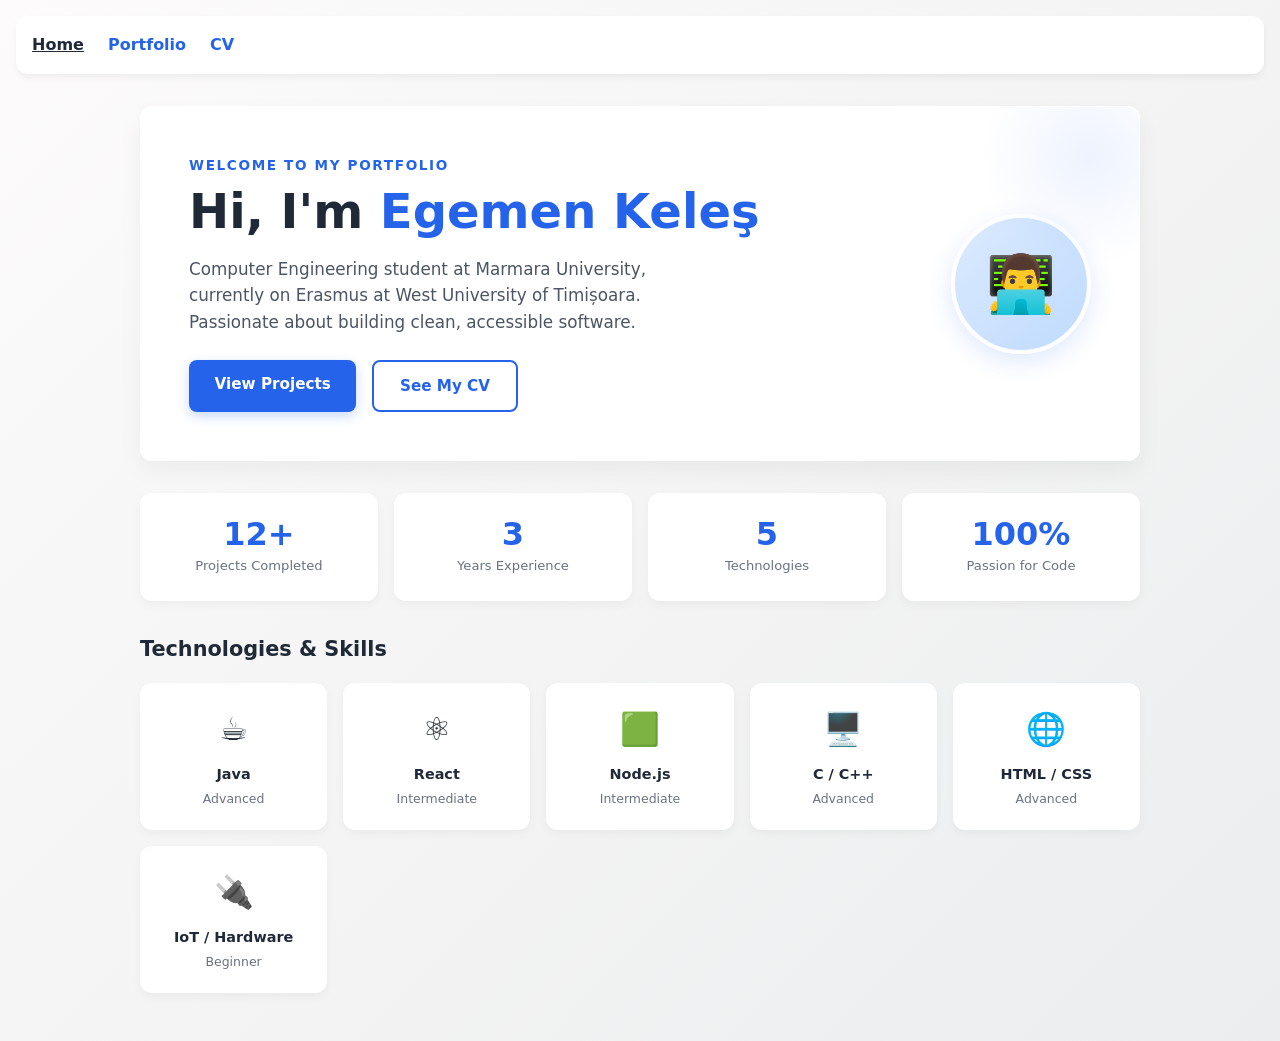
<file: index.html>
<!DOCTYPE html>
<html lang="en">
<head>
    <meta charset="UTF-8">
    <meta name="viewport" content="width=device-width, initial-scale=1.0">
    <title>Home – Egemen Keleş</title>
    <meta name="description" content="Personal portfolio of Egemen Keleş – Computer Engineering student, Erasmus at West University of Timișoara.">
    <link rel="stylesheet" href="style.css">
</head>
<body>
<a href="#main-content" class="skip-link">Skip to main content</a>

<header>
    <nav aria-label="Main Navigation">
        <ul>
            <li><a href="index.html" aria-current="page">Home</a></li>
            <li><a href="portfolio.html">Portfolio</a></li>
            <li><a href="cv.html">CV</a></li>
        </ul>
    </nav>
</header>

<main id="main-content">

    <section class="hero-section" aria-label="Introduction">
        <div>
            <p class="hero-greeting">Welcome to my portfolio</p>
            <h1>Hi, I'm <span>Egemen Keleş</span></h1>
            <p class="hero-sub">
                Computer Engineering student at Marmara University,
                currently on Erasmus at West University of Timișoara.
                Passionate about building clean, accessible software.
            </p>
            <div class="hero-cta">
                <a href="portfolio.html" class="cta-primary">View Projects</a>
                <a href="cv.html" class="cta-secondary">See My CV</a>
            </div>
        </div>
        <div aria-hidden="true">
            <div class="avatar">👨‍💻</div>
        </div>
    </section>

    <section class="stats-section" aria-label="Quick stats">
        <div class="stat-card">
            <div class="stat-number">12+</div>
            <div class="stat-label">Projects Completed</div>
        </div>
        <div class="stat-card">
            <div class="stat-number">3</div>
            <div class="stat-label">Years Experience</div>
        </div>
        <div class="stat-card">
            <div class="stat-number">5</div>
            <div class="stat-label">Technologies</div>
        </div>
        <div class="stat-card">
            <div class="stat-number">100%</div>
            <div class="stat-label">Passion for Code</div>
        </div>
    </section>

    <section class="skills-section" aria-labelledby="skills-heading">
        <h2 id="skills-heading">Technologies &amp; Skills</h2>
        <div class="skills-grid">
            <div class="skill-card">
                <span class="skill-icon" aria-hidden="true">☕</span>
                <div class="skill-name">Java</div>
                <div class="skill-level">Advanced</div>
            </div>
            <div class="skill-card">
                <span class="skill-icon" aria-hidden="true">⚛️</span>
                <div class="skill-name">React</div>
                <div class="skill-level">Intermediate</div>
            </div>
            <div class="skill-card">
                <span class="skill-icon" aria-hidden="true">🟩</span>
                <div class="skill-name">Node.js</div>
                <div class="skill-level">Intermediate</div>
            </div>
            <div class="skill-card">
                <span class="skill-icon" aria-hidden="true">🖥️</span>
                <div class="skill-name">C / C++</div>
                <div class="skill-level">Advanced</div>
            </div>
            <div class="skill-card">
                <span class="skill-icon" aria-hidden="true">🌐</span>
                <div class="skill-name">HTML / CSS</div>
                <div class="skill-level">Advanced</div>
            </div>
            <div class="skill-card">
                <span class="skill-icon" aria-hidden="true">🔌</span>
                <div class="skill-name">IoT / Hardware</div>
                <div class="skill-level">Beginner</div>
            </div>
        </div>
    </section>

</main>
</body>
</html>
</file>
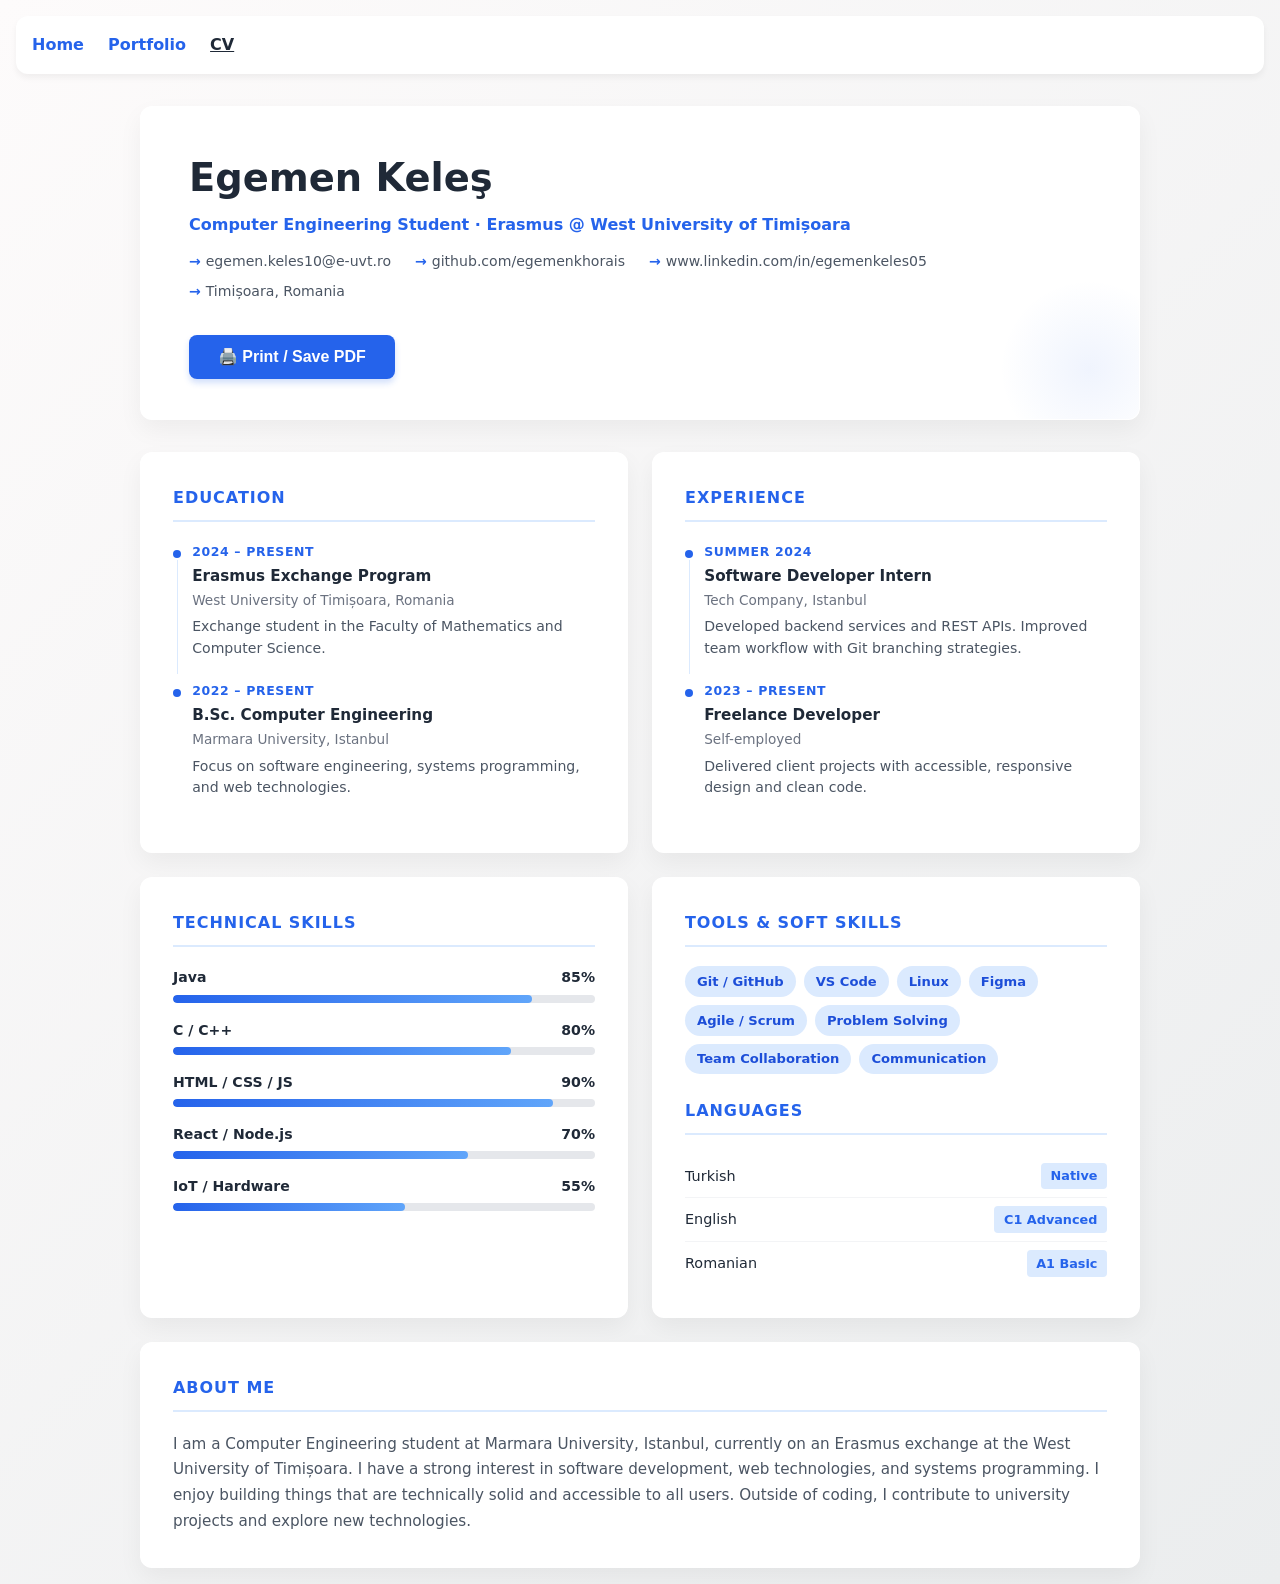
<file: cv.html>
<!DOCTYPE html>
<html lang="en">
<head>
    <meta charset="UTF-8">
    <meta name="viewport" content="width=device-width, initial-scale=1.0">
    <title>CV – Egemen Keleş</title>
    <meta name="description" content="Curriculum Vitae of Egemen Keleş – Computer Engineering student.">
    <link rel="stylesheet" href="style.css">
</head>
<body>
<a href="#main-content" class="skip-link">Skip to main content</a>

<header>
    <nav aria-label="Main Navigation">
        <ul>
            <li><a href="index.html">Home</a></li>
            <li><a href="portfolio.html">Portfolio</a></li>
            <li><a href="cv.html" aria-current="page">CV</a></li>
        </ul>
    </nav>
</header>

<main id="main-content">

    <div class="cv-header">
        <div>
            <h1 class="cv-name">Egemen Keleş</h1>
            <p class="cv-title">Computer Engineering Student · Erasmus @ West University of Timișoara</p>
            <ul class="cv-contact" aria-label="Contact information">
                <li>egemen.keles10@e-uvt.ro</li>
                <li>github.com/egemenkhorais</li>
                <li>www.linkedin.com/in/egemenkeles05</li>
                <li>Timișoara, Romania</li>
            </ul>
        </div>
        <div>
            <button class="cv-print-btn" onclick="window.print()" aria-label="Print or save this CV as PDF">
                🖨️ Print / Save PDF
            </button>
        </div>
    </div>

    <div class="cv-body">

        <section class="cv-card" aria-labelledby="education-heading">
            <h2 id="education-heading">Education</h2>
            <ul class="timeline" aria-label="Education history">
                <li>
                    <div class="tl-period">2024 – Present</div>
                    <div class="tl-title">Erasmus Exchange Program</div>
                    <div class="tl-org">West University of Timișoara, Romania</div>
                    <div class="tl-desc">Exchange student in the Faculty of Mathematics and Computer Science.</div>
                </li>
                <li>
                    <div class="tl-period">2022 – Present</div>
                    <div class="tl-title">B.Sc. Computer Engineering</div>
                    <div class="tl-org">Marmara University, Istanbul</div>
                    <div class="tl-desc">Focus on software engineering, systems programming, and web technologies.</div>
                </li>
            </ul>
        </section>

        <section class="cv-card" aria-labelledby="experience-heading">
            <h2 id="experience-heading">Experience</h2>
            <ul class="timeline" aria-label="Work experience">
                <li>
                    <div class="tl-period">Summer 2024</div>
                    <div class="tl-title">Software Developer Intern</div>
                    <div class="tl-org">Tech Company, Istanbul</div>
                    <div class="tl-desc">Developed backend services and REST APIs. Improved team workflow with Git branching strategies.</div>
                </li>
                <li>
                    <div class="tl-period">2023 – Present</div>
                    <div class="tl-title">Freelance Developer</div>
                    <div class="tl-org">Self-employed</div>
                    <div class="tl-desc">Delivered client projects with accessible, responsive design and clean code.</div>
                </li>
            </ul>
        </section>

        <section class="cv-card" aria-labelledby="techskills-heading">
            <h2 id="techskills-heading">Technical Skills</h2>
            <ul class="skill-bar-list" aria-label="Technical skill levels">
                <li class="skill-bar-item">
                    <div class="skill-bar-label"><span>Java</span><span>85%</span></div>
                    <div class="skill-bar-track" role="img" aria-label="Java: 85%">
                        <div class="skill-bar-fill" data-width="85%"></div>
                    </div>
                </li>
                <li class="skill-bar-item">
                    <div class="skill-bar-label"><span>C / C++</span><span>80%</span></div>
                    <div class="skill-bar-track" role="img" aria-label="C and C++: 80%">
                        <div class="skill-bar-fill" data-width="80%"></div>
                    </div>
                </li>
                <li class="skill-bar-item">
                    <div class="skill-bar-label"><span>HTML / CSS / JS</span><span>90%</span></div>
                    <div class="skill-bar-track" role="img" aria-label="HTML CSS JS: 90%">
                        <div class="skill-bar-fill" data-width="90%"></div>
                    </div>
                </li>
                <li class="skill-bar-item">
                    <div class="skill-bar-label"><span>React / Node.js</span><span>70%</span></div>
                    <div class="skill-bar-track" role="img" aria-label="React Node JS: 70%">
                        <div class="skill-bar-fill" data-width="70%"></div>
                    </div>
                </li>
                <li class="skill-bar-item">
                    <div class="skill-bar-label"><span>IoT / Hardware</span><span>55%</span></div>
                    <div class="skill-bar-track" role="img" aria-label="IoT Hardware: 55%">
                        <div class="skill-bar-fill" data-width="55%"></div>
                    </div>
                </li>
            </ul>
        </section>

        <section class="cv-card" aria-labelledby="softskills-heading">
            <h2 id="softskills-heading">Tools &amp; Soft Skills</h2>
            <div class="tag-list" role="group" aria-label="Tools and soft skills">
                <span class="tag">Git / GitHub</span>
                <span class="tag">VS Code</span>
                <span class="tag">Linux</span>
                <span class="tag">Figma</span>
                <span class="tag">Agile / Scrum</span>
                <span class="tag">Problem Solving</span>
                <span class="tag">Team Collaboration</span>
                <span class="tag">Communication</span>
            </div>

            <h2 id="languages-heading" style="margin-top:1.5rem;">Languages</h2>
            <ul class="lang-list" aria-labelledby="languages-heading">
                <li><span>Turkish</span><span class="lang-level">Native</span></li>
                <li><span>English</span><span class="lang-level">C1 Advanced</span></li>
                <li><span>Romanian</span><span class="lang-level">A1 Basic</span></li>
            </ul>
        </section>

        <section class="cv-card full-width" aria-labelledby="about-heading">
            <h2 id="about-heading">About Me</h2>
            <p class="cv-about">
                I am a Computer Engineering student at Marmara University, Istanbul, currently on an Erasmus
                exchange at the West University of Timișoara. I have a strong interest in software development,
                web technologies, and systems programming. I enjoy building things that are technically solid
                and accessible to all users. Outside of coding, I contribute to university projects and
                explore new technologies.
            </p>
        </section>

    </div>
</main>

<script>
    document.addEventListener('DOMContentLoaded', () => {
        const fills = document.querySelectorAll('.skill-bar-fill');
        const observer = new IntersectionObserver((entries) => {
            entries.forEach(entry => {
                if (entry.isIntersecting) {
                    entry.target.style.width = entry.target.dataset.width;
                    observer.unobserve(entry.target);
                }
            });
        }, { threshold: 0.3 });
        fills.forEach(f => observer.observe(f));
    });
</script>
</body>
</html>
</file>
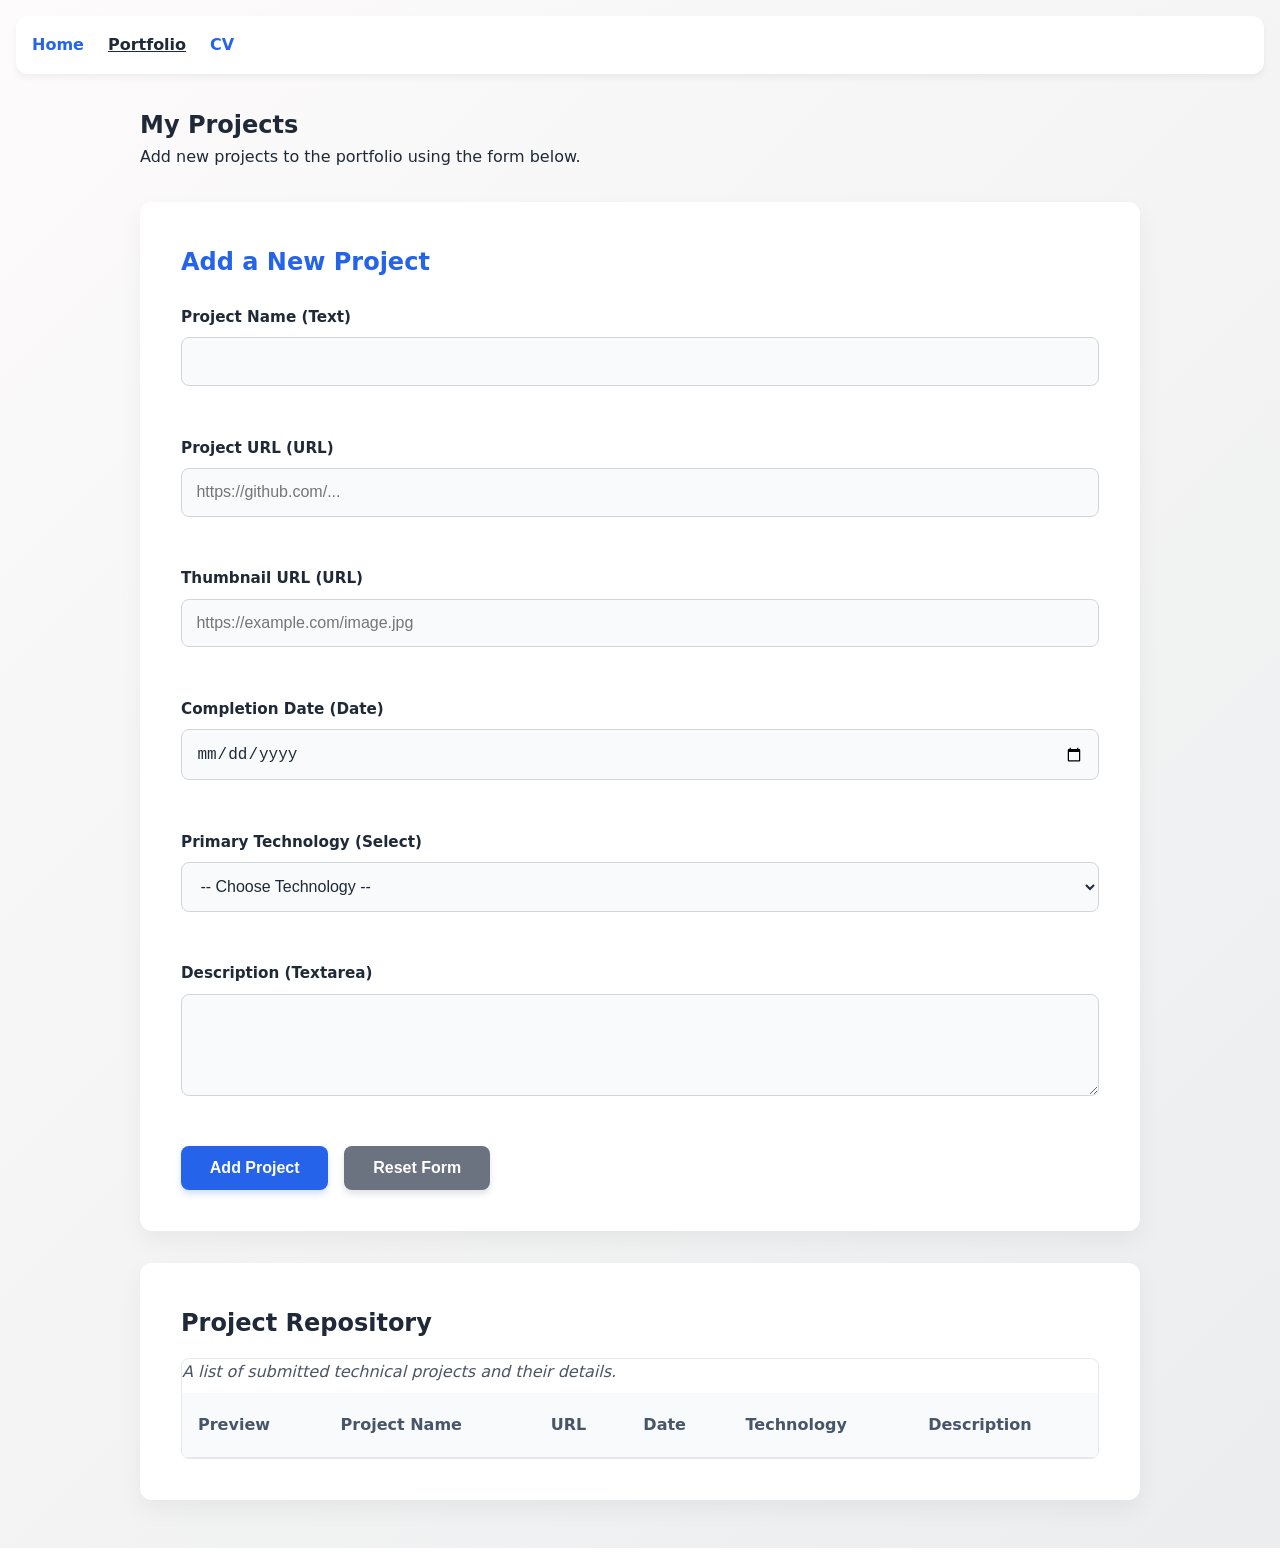
<file: portfolio.html>
<!DOCTYPE html>
<html lang="en">
<head>
    <meta charset="UTF-8">
    <meta name="viewport" content="width=device-width, initial-scale=1.0">
    <title>Portfolio & Projects – Egemen Keleş</title>
    <meta name="description" content="Personal portfolio and project showcase of Egemen Keleş.">
    <link rel="stylesheet" href="style.css">
</head>
<body>
<a href="#main-content" class="skip-link">Skip to main content</a>

<header>
    <nav aria-label="Main Navigation">
        <ul>
            <li><a href="index.html">Home</a></li>
            <li><a href="portfolio.html" aria-current="page">Portfolio</a></li>
            <li><a href="cv.html">CV</a></li>
        </ul>
    </nav>
</header>

<main id="main-content">
    <section class="intro-section">
        <h1>My Projects</h1>
        <p>Add new projects to the portfolio using the form below.</p>
    </section>

    <div class="form-section">
        <form id="project-form" novalidate>
            <fieldset>
                <legend>Add a New Project</legend>

                <div class="form-group">
                    <label for="proj-name">Project Name (Text)</label>
                    <input type="text" id="proj-name" name="proj-name" required aria-describedby="name-error">
                    <span id="name-error" class="error-message" role="alert"></span>
                </div>

                <div class="form-group">
                    <label for="proj-url">Project URL (URL)</label>
                    <input type="url" id="proj-url" name="proj-url" placeholder="https://github.com/..." required aria-describedby="url-error">
                    <span id="url-error" class="error-message" role="alert"></span>
                </div>

                <div class="form-group">
                    <label for="proj-img">Thumbnail URL (URL)</label>
                    <input type="url" id="proj-img" name="proj-img" placeholder="https://example.com/image.jpg" required aria-describedby="img-error">
                    <span id="img-error" class="error-message" role="alert"></span>
                </div>

                <div class="form-group">
                    <label for="proj-date">Completion Date (Date)</label>
                    <input type="date" id="proj-date" name="proj-date" required aria-describedby="date-error">
                    <span id="date-error" class="error-message" role="alert"></span>
                </div>

                <div class="form-group">
                    <label for="proj-tech">Primary Technology (Select)</label>
                    <select id="proj-tech" name="proj-tech" required aria-describedby="tech-error">
                        <option value="">-- Choose Technology --</option>
                        <option value="Java">Java</option>
                        <option value="React / Node.js">React / Node.js</option>
                        <option value="C / C++">C / C++</option>
                        <option value="IoT / Hardware">IoT / Hardware</option>
                        <option value="Other">Other</option>
                    </select>
                    <span id="tech-error" class="error-message" role="alert"></span>
                </div>

                <div class="form-group">
                    <label for="proj-desc">Description (Textarea)</label>
                    <textarea id="proj-desc" name="proj-desc" rows="4" required aria-describedby="desc-error"></textarea>
                    <span id="desc-error" class="error-message" role="alert"></span>
                </div>

                <div class="form-actions">
                    <button type="submit">Add Project</button>
                    <button type="reset" class="btn-secondary">Reset Form</button>
                </div>
            </fieldset>
        </form>
    </div>

    <section class="table-section">
        <h2>Project Repository</h2>
        <div class="table-wrapper" tabindex="0" role="region" aria-label="Scrollable project table">
            <table id="projects-table">
                <caption>A list of submitted technical projects and their details.</caption>
                <thead>
                <tr>
                    <th scope="col">Preview</th>
                    <th scope="col">Project Name</th>
                    <th scope="col">URL</th>
                    <th scope="col">Date</th>
                    <th scope="col">Technology</th>
                    <th scope="col">Description</th>
                </tr>
                </thead>
                <tbody>
                </tbody>
            </table>
        </div>
    </section>
</main>

<script src="script.js"></script>
</body>
</html>
</file>
<file: style.css>
/* Temel Değişkenler ve Reset */
:root {
    --primary-color: #2563eb;
    --primary-hover: #1d4ed8;
    --text-color: #1f2937;
    --bg-color: #f3f4f6;
    --card-bg: #ffffff;
    --error-color: #dc2626; /* Yüksek kontrast için koyulaştırıldı */
    --focus-ring: 3px solid #93c5fd;
    --border-radius: 12px;
}

* {
    box-sizing: border-box;
    margin: 0;
    padding: 0;
}

body {
    font-family: 'Segoe UI', system-ui, -apple-system, sans-serif;
    color: var(--text-color);
    background: linear-gradient(135deg, #fdfbfb 0%, #ebedee 100%);
    min-height: 100vh;
    line-height: 1.6;
    padding: 1rem;
}

/* Skip Link (Erişilebilirlik için zorunlu) */
.skip-link {
    position: absolute;
    top: -50px;
    left: 10px;
    background: #000;
    color: white;
    padding: 10px;
    z-index: 100;
    transition: top 0.2s;
    border-radius: 4px;
    text-decoration: none;
    font-weight: bold;
}
.skip-link:focus {
    top: 10px;
}

/* Navigasyon (Basit bir örnek yapı) */
header nav ul {
    list-style: none;
    display: flex;
    gap: 1.5rem;
    padding: 1rem;
    background: var(--card-bg);
    border-radius: var(--border-radius);
    margin-bottom: 2rem;
    box-shadow: 0 4px 6px rgba(0,0,0,0.05);
}
header nav a {
    text-decoration: none;
    color: var(--primary-color);
    font-weight: 600;
}
header nav a[aria-current="page"] {
    text-decoration: underline;
    color: var(--text-color);
}

/* Sayfa Yüklenme Animasyonu */
@keyframes fadeInUp {
    from {
        opacity: 0;
        transform: translateY(20px);
    }
    to {
        opacity: 1;
        transform: translateY(0);
    }
}

.intro-section, .form-section, .table-section {
    animation: fadeInUp 0.6s ease-out forwards;
    max-width: 1000px;
    margin: 0 auto 2rem auto;
}

/* Form ve Kart Tasarımı */
.form-section, .table-section {
    background: var(--card-bg);
    padding: 2.5rem;
    border-radius: var(--border-radius);
    box-shadow: 0 10px 25px rgba(0, 0, 0, 0.05);
    border: 1px solid rgba(255, 255, 255, 0.5);
}

fieldset {
    border: none;
    padding: 0;
}

legend {
    font-weight: 700;
    font-size: 1.5rem;
    color: var(--primary-color);
    margin-bottom: 1.5rem;
}

.form-group {
    margin-bottom: 1.5rem;
    display: flex;
    flex-direction: column;
}

label {
    font-weight: 600;
    margin-bottom: 0.5rem;
    font-size: 0.95rem;
}

input, select, textarea {
    padding: 0.9rem;
    border: 1px solid #d1d5db;
    border-radius: 8px;
    font-size: 1rem;
    transition: all 0.3s ease;
    background-color: #f9fafb;
    color: var(--text-color);
}

/* Etkileşim: Hover ve Focus Durumları */
input:hover, select:hover, textarea:hover {
    border-color: #9ca3af;
}

input:focus-visible, select:focus-visible, textarea:focus-visible, button:focus-visible {
    outline: none;
    border-color: var(--primary-color);
    box-shadow: 0 0 0 3px rgba(37, 99, 235, 0.2);
    background-color: #fff;
}

/* Hata Mesajları */
.error-message {
    color: var(--error-color);
    font-size: 0.85rem;
    margin-top: 0.4rem;
    min-height: 1.2rem;
    font-weight: 600;
}
input[aria-invalid="true"], textarea[aria-invalid="true"], select[aria-invalid="true"] {
    border-color: var(--error-color);
}

/* Modern Butonlar */
.form-actions {
    display: flex;
    gap: 1rem;
    margin-top: 1rem;
}

button {
    background-color: var(--primary-color);
    color: white;
    border: none;
    padding: 0.8rem 1.8rem;
    font-size: 1rem;
    font-weight: 600;
    border-radius: 8px;
    cursor: pointer;
    transition: all 0.2s ease;
    box-shadow: 0 4px 6px rgba(37, 99, 235, 0.2);
}

button:hover {
    background-color: var(--primary-hover);
    transform: translateY(-2px);
    box-shadow: 0 6px 12px rgba(37, 99, 235, 0.3);
}

button:active {
    transform: translateY(0);
}

.btn-secondary {
    background-color: #6b7280;
    box-shadow: 0 4px 6px rgba(107, 114, 128, 0.2);
}

.btn-secondary:hover {
    background-color: #4b5563;
    box-shadow: 0 6px 12px rgba(107, 114, 128, 0.3);
}

/* Tablo Görselliği */
.table-section h2 {
    margin-bottom: 1rem;
}

.table-wrapper {
    overflow-x: auto;
    border-radius: 8px;
    border: 1px solid #e5e7eb;
}

table {
    width: 100%;
    border-collapse: collapse;
    background-color: white;
    min-width: 800px;
}

caption {
    text-align: left;
    font-style: italic;
    margin-bottom: 0.5rem;
    color: #4b5563;
}

th, td {
    padding: 1.2rem 1rem;
    text-align: left;
    border-bottom: 1px solid #e5e7eb;
    vertical-align: middle;
}

th {
    background-color: #f8fafc;
    font-weight: 600;
    color: #475569;
    white-space: nowrap;
}

tr {
    transition: background-color 0.2s ease;
}

tr:hover {
    background-color: #f1f5f9;
}

/* Thumbnail Resim Stili */
.project-thumb {
    width: 60px;
    height: 60px;
    object-fit: cover;
    border-radius: 6px;
    box-shadow: 0 2px 4px rgba(0,0,0,0.1);
    transition: transform 0.3s ease;
}

.project-thumb:hover {
    transform: scale(1.15);
}

/* ── Hero Section (index.html) ── */
.hero-section {
    animation: fadeInUp 0.6s ease-out forwards;
    max-width: 1000px;
    margin: 0 auto 2rem auto;
    background: var(--card-bg);
    padding: 3rem;
    border-radius: var(--border-radius);
    box-shadow: 0 10px 25px rgba(0,0,0,0.05);
    border: 1px solid rgba(255,255,255,0.5);
    display: grid;
    grid-template-columns: 1fr auto;
    align-items: center;
    gap: 2rem;
    position: relative;
    overflow: hidden;
}
.hero-section::before {
    content: '';
    position: absolute;
    top: -60px; right: -60px;
    width: 220px; height: 220px;
    background: radial-gradient(circle, rgba(37,99,235,0.08) 0%, transparent 70%);
    pointer-events: none;
}
.hero-greeting {
    font-size: 0.85rem;
    font-weight: 600;
    letter-spacing: 0.12em;
    text-transform: uppercase;
    color: var(--primary-color);
    margin-bottom: 0.5rem;
}
.hero-section h1 {
    font-size: clamp(2rem, 5vw, 3rem);
    font-weight: 800;
    line-height: 1.15;
    color: var(--text-color);
    margin-bottom: 1rem;
}
.hero-section h1 span { color: var(--primary-color); }
.hero-sub {
    font-size: 1.05rem;
    color: #4b5563;
    max-width: 480px;
    margin-bottom: 1.5rem;
}
.hero-cta { display: flex; gap: 1rem; flex-wrap: wrap; }
.hero-cta a {
    display: inline-block;
    padding: 0.75rem 1.6rem;
    border-radius: 8px;
    font-weight: 600;
    font-size: 0.95rem;
    text-decoration: none;
    transition: all 0.2s ease;
}
.cta-primary {
    background: var(--primary-color);
    color: white;
    box-shadow: 0 4px 12px rgba(37,99,235,0.25);
}
.cta-primary:hover {
    background: var(--primary-hover);
    transform: translateY(-2px);
    box-shadow: 0 8px 18px rgba(37,99,235,0.3);
}
.cta-secondary {
    background: transparent;
    color: var(--primary-color);
    border: 2px solid var(--primary-color);
}
.cta-secondary:hover {
    background: var(--primary-color);
    color: white;
    transform: translateY(-2px);
}
.avatar {
    width: 140px; height: 140px;
    border-radius: 50%;
    background: linear-gradient(135deg, #dbeafe 0%, #bfdbfe 100%);
    display: flex; align-items: center; justify-content: center;
    font-size: 3.5rem;
    box-shadow: 0 8px 24px rgba(37,99,235,0.15);
    border: 4px solid white;
}

/* ── Stats Section (index.html) ── */
.stats-section {
    animation: fadeInUp 0.6s 0.1s ease-out both;
    max-width: 1000px;
    margin: 0 auto 2rem auto;
    display: grid;
    grid-template-columns: repeat(auto-fit, minmax(140px, 1fr));
    gap: 1rem;
}
.stat-card {
    background: var(--card-bg);
    border-radius: var(--border-radius);
    padding: 1.5rem 1rem;
    text-align: center;
    box-shadow: 0 4px 10px rgba(0,0,0,0.04);
    border: 1px solid rgba(255,255,255,0.5);
}
.stat-number {
    font-size: 2rem;
    font-weight: 800;
    color: var(--primary-color);
    line-height: 1;
}
.stat-label {
    font-size: 0.82rem;
    color: #6b7280;
    margin-top: 0.3rem;
    font-weight: 500;
}

/* ── Skills Section (index.html) ── */
.skills-section {
    animation: fadeInUp 0.6s 0.2s ease-out both;
    max-width: 1000px;
    margin: 0 auto 2rem auto;
}
.skills-section h2 {
    font-size: 1.3rem;
    font-weight: 700;
    margin-bottom: 1rem;
    color: var(--text-color);
}
.skills-grid {
    display: grid;
    grid-template-columns: repeat(auto-fill, minmax(155px, 1fr));
    gap: 1rem;
}
.skill-card {
    background: var(--card-bg);
    border-radius: var(--border-radius);
    padding: 1.25rem 1rem;
    text-align: center;
    box-shadow: 0 4px 10px rgba(0,0,0,0.04);
    border: 1px solid rgba(255,255,255,0.5);
    transition: transform 0.2s ease, box-shadow 0.2s ease;
}
.skill-card:hover {
    transform: translateY(-4px);
    box-shadow: 0 10px 20px rgba(37,99,235,0.1);
}
.skill-icon { font-size: 2rem; margin-bottom: 0.5rem; display: block; }
.skill-name { font-weight: 600; font-size: 0.9rem; color: var(--text-color); }
.skill-level { font-size: 0.78rem; color: #6b7280; margin-top: 0.2rem; }

/* ── CV Page ── */
.cv-header {
    animation: fadeInUp 0.6s ease-out forwards;
    max-width: 1000px;
    margin: 0 auto 2rem auto;
    background: var(--card-bg);
    padding: 2.5rem 3rem;
    border-radius: var(--border-radius);
    box-shadow: 0 10px 25px rgba(0,0,0,0.05);
    border: 1px solid rgba(255,255,255,0.5);
    display: flex;
    align-items: center;
    justify-content: space-between;
    gap: 2rem;
    flex-wrap: wrap;
    position: relative;
    overflow: hidden;
}
.cv-header::after {
    content: '';
    position: absolute;
    bottom: -40px; right: -40px;
    width: 180px; height: 180px;
    background: radial-gradient(circle, rgba(37,99,235,0.07) 0%, transparent 70%);
    pointer-events: none;
}
.cv-name {
    font-size: clamp(1.6rem, 4vw, 2.4rem);
    font-weight: 800;
    color: var(--text-color);
    margin-bottom: 0.25rem;
}
.cv-title {
    font-size: 1rem;
    color: var(--primary-color);
    font-weight: 600;
    margin-bottom: 0.75rem;
}
.cv-contact {
    list-style: none;
    display: flex;
    flex-wrap: wrap;
    gap: 0.5rem 1.5rem;
    font-size: 0.88rem;
    color: #4b5563;
}
.cv-contact li::before { content: '→ '; color: var(--primary-color); font-weight: 700; }
.cv-body {
    animation: fadeInUp 0.6s 0.15s ease-out both;
    max-width: 1000px;
    margin: 0 auto;
    display: grid;
    grid-template-columns: 1fr 1fr;
    gap: 1.5rem;
}
.cv-card {
    background: var(--card-bg);
    padding: 2rem;
    border-radius: var(--border-radius);
    box-shadow: 0 10px 25px rgba(0,0,0,0.05);
    border: 1px solid rgba(255,255,255,0.5);
}
.cv-card.full-width { grid-column: 1 / -1; }
.cv-card h2 {
    font-size: 1rem;
    font-weight: 700;
    color: var(--primary-color);
    margin-bottom: 1.2rem;
    padding-bottom: 0.6rem;
    border-bottom: 2px solid #dbeafe;
    text-transform: uppercase;
    letter-spacing: 0.06em;
}
.timeline { list-style: none; }
.timeline li {
    position: relative;
    padding-left: 1.2rem;
    margin-bottom: 1.3rem;
}
.timeline li::before {
    content: '';
    position: absolute;
    left: 0; top: 8px;
    width: 8px; height: 8px;
    border-radius: 50%;
    background: var(--primary-color);
}
.timeline li::after {
    content: '';
    position: absolute;
    left: 3.5px; top: 18px;
    width: 1px; height: calc(100% - 4px);
    background: #dbeafe;
}
.timeline li:last-child::after { display: none; }
.tl-period {
    font-size: 0.78rem;
    font-weight: 600;
    color: var(--primary-color);
    text-transform: uppercase;
    letter-spacing: 0.05em;
}
.tl-title { font-weight: 700; font-size: 0.95rem; color: var(--text-color); margin: 0.15rem 0 0.1rem; }
.tl-org { font-size: 0.85rem; color: #6b7280; margin-bottom: 0.3rem; }
.tl-desc { font-size: 0.88rem; color: #4b5563; line-height: 1.55; }
.skill-bar-list { list-style: none; }
.skill-bar-item { margin-bottom: 1rem; }
.skill-bar-label {
    display: flex;
    justify-content: space-between;
    font-size: 0.88rem;
    font-weight: 600;
    color: var(--text-color);
    margin-bottom: 0.35rem;
}
.skill-bar-track {
    height: 8px;
    background: #e5e7eb;
    border-radius: 999px;
    overflow: hidden;
}
.skill-bar-fill {
    height: 100%;
    background: linear-gradient(90deg, var(--primary-color), #60a5fa);
    border-radius: 999px;
    width: 0;
    transition: width 1s ease 0.4s;
}
.tag-list { display: flex; flex-wrap: wrap; gap: 0.5rem; }
.tag {
    background: #dbeafe;
    color: #1d4ed8;
    font-size: 0.82rem;
    font-weight: 600;
    padding: 0.3rem 0.75rem;
    border-radius: 999px;
}
.lang-list { list-style: none; }
.lang-list li {
    display: flex;
    justify-content: space-between;
    align-items: center;
    padding: 0.5rem 0;
    border-bottom: 1px solid #f3f4f6;
    font-size: 0.9rem;
}
.lang-list li:last-child { border-bottom: none; }
.lang-level {
    font-size: 0.8rem;
    font-weight: 600;
    color: var(--primary-color);
    background: #dbeafe;
    padding: 0.2rem 0.6rem;
    border-radius: 4px;
}
.cv-about { color: #4b5563; line-height: 1.7; font-size: 0.95rem; }

/* ── Print (cv.html) ── */
@media print {
    body { background: white; padding: 0; }
    .cv-header, .cv-card { box-shadow: none; border: 1px solid #e5e7eb; }
    .cv-print-btn { display: none; }
    header nav { display: none; }
    .skip-link { display: none; }
}

/* ── Mobil Uyumluluk ── */
@media (max-width: 768px) {
    .form-section, .table-section { padding: 1.5rem; }
    .form-actions { flex-direction: column; }
    .hero-section {
        grid-template-columns: 1fr;
        padding: 2rem 1.5rem;
    }
    .avatar { display: none; }
    .cv-header { padding: 1.5rem; flex-direction: column; align-items: flex-start; }
    .cv-body { grid-template-columns: 1fr; }
    .cv-card.full-width { grid-column: 1; }
}
</file>
